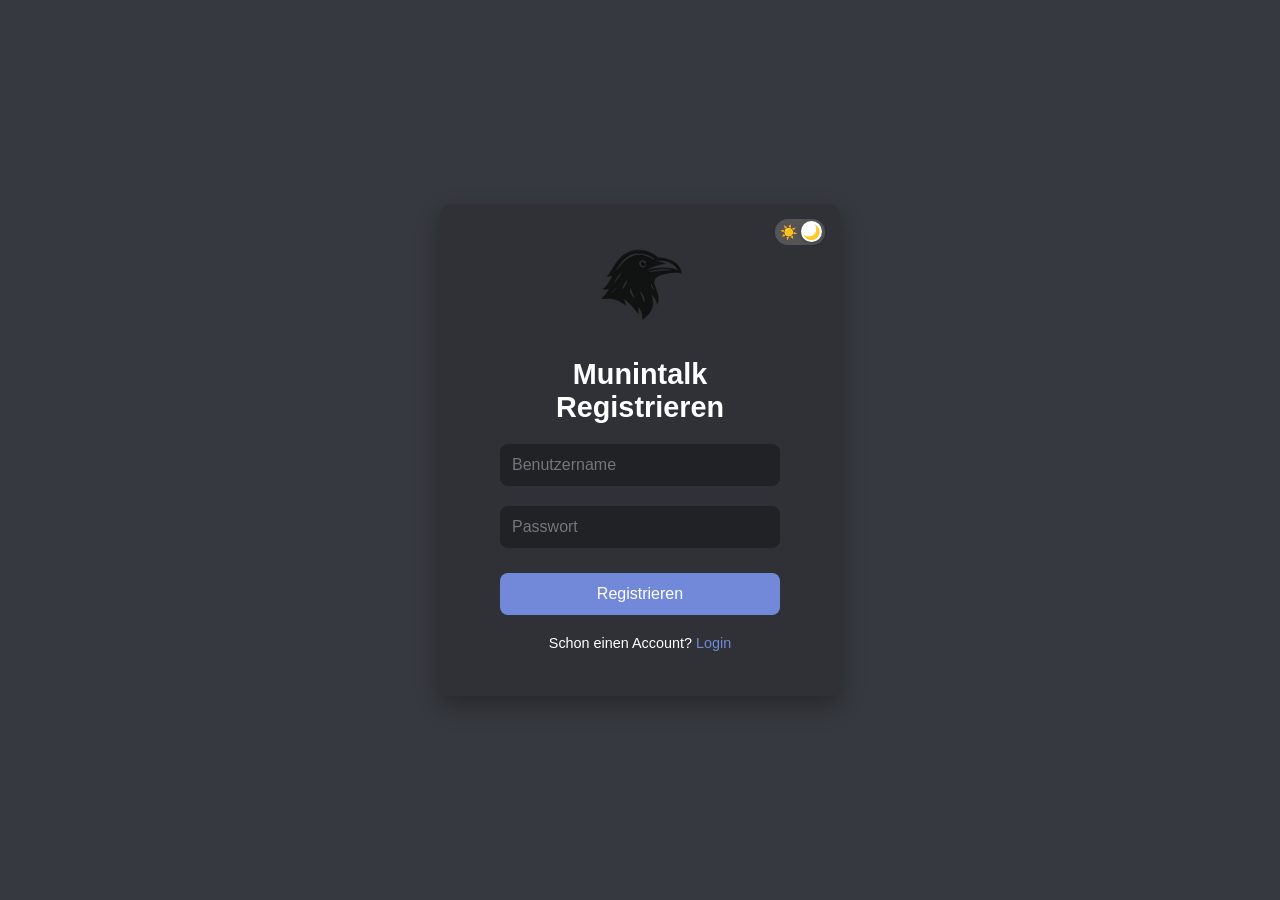
<file: index.html>
<!DOCTYPE html>
<html lang="de">
<head>
    <meta charset="UTF-8">
    <meta name="viewport" content="width=device-width, initial-scale=1.0">
    <title>Registrieren</title>
    <link rel="stylesheet" href="style.css">
</head>
<body class="dark">
    <div class="container animated fadeIn">
        <!-- Dark/Light Mode Switcher -->
        <div id="themeSwitcher" class="theme-switcher">
            <span class="icon sun">☀️</span>
            <span class="icon moon">🌙</span>
            <div class="toggle-circle"></div>
        </div>

        <img src="munintalk.png">

        <form id="registerForm">
            <h2>Munintalk Registrieren</h2>
            <input type="text" id="registerUsername" placeholder="Benutzername" required>
            <input type="password" id="registerPassword" placeholder="Passwort" required>
            <button type="submit">Registrieren</button>
            <p>Schon einen Account? <span id="toLogin">Login</span></p>
        </form>
    </div>

    <script src="script.js"></script>
</body>
</html>
</file>
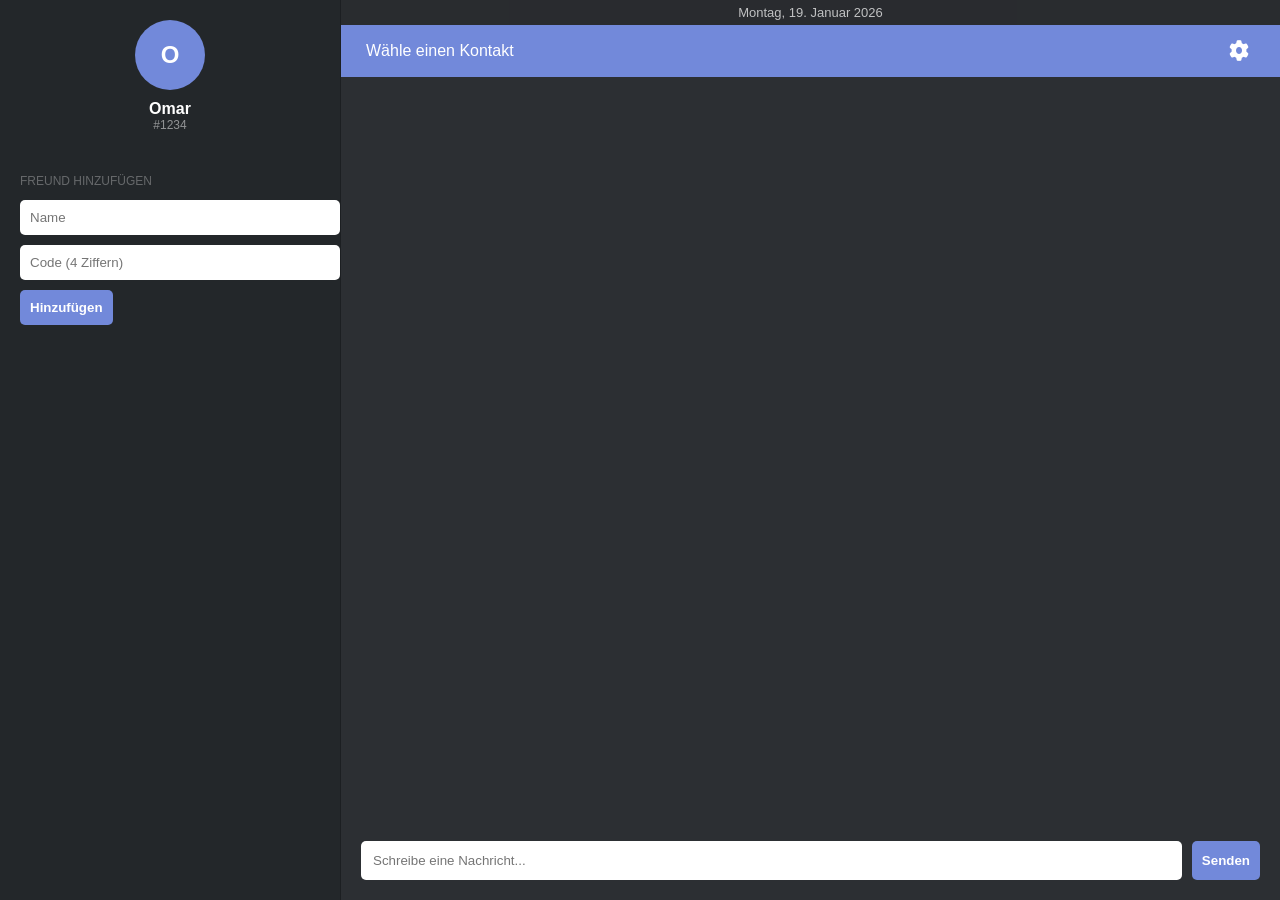
<file: chat.html>
﻿<!DOCTYPE html>
<html lang="de">
<head>
    <meta charset="UTF-8">
    <meta name="viewport" content="width=device-width, initial-scale=1.0">
    <title>Munintalk Pro</title>
    <link href="https://cdnjs.cloudflare.com/ajax/libs/font-awesome/6.0.0/css/all.min.css" rel="stylesheet">

    <style>
        :root {
            --bg-sidebar: #23272a;
            --bg-main: #2c2f33;
            --header-blue: #7289da;
            --text-white: #ffffff;
            --settings-bg: #202225;
            --input-dark: #18191c;
            --msg-sent: #4f545c;
        }

        body {
            margin: 0;
            padding: 0;
            font-family: 'Segoe UI', sans-serif;
            display: flex;
            height: 100vh;
            width: 100vw;
            background-color: var(--bg-main);
            color: white;
            overflow: hidden;
        }

        /* SIDEBAR */
        .sidebar {
            width: 300px;
            background-color: var(--bg-sidebar);
            display: flex;
            flex-direction: column;
            padding: 20px;
            border-right: 1px solid rgba(0,0,0,0.2);
        }

        .profile-area {
            display: flex;
            flex-direction: column;
            align-items: center;
            margin-bottom: 30px;
        }

        .avatar-circle {
            width: 70px;
            height: 70px;
            background-color: var(--header-blue);
            border-radius: 50%;
            display: flex;
            justify-content: center;
            align-items: center;
            font-size: 24px;
            font-weight: bold;
            margin-bottom: 10px;
        }

        .sidebar-input {
            width: 100%;
            padding: 10px;
            border-radius: 5px;
            border: none;
            margin-bottom: 10px;
            background: white;
            color: black;
        }

        .btn-add {
            background-color: var(--header-blue);
            color: white;
            border: none;
            padding: 10px;
            border-radius: 5px;
            cursor: pointer;
            font-weight: bold;
        }

        /* MAIN CONTENT */
        .main-content {
            flex: 1;
            display: flex;
            flex-direction: column;
        }

        .top-date {
            text-align: center;
            font-size: 13px;
            padding: 5px;
            background: rgba(0,0,0,0.1);
            opacity: 0.7;
        }

        .contact-header {
            background-color: var(--header-blue);
            padding: 15px 25px;
            display: flex;
            justify-content: space-between;
            align-items: center;
        }

        /* CHAT BEREICH */
        #chat-window {
            flex: 1;
            padding: 20px;
            overflow-y: auto;
            display: flex;
            flex-direction: column;
            gap: 10px;
        }

        .message {
            max-width: 70%;
            padding: 10px 15px;
            border-radius: 10px;
            font-size: 14px;
            line-height: 1.4;
            word-wrap: break-word;
        }

        .sent {
            align-self: flex-end;
            background-color: var(--msg-sent);
            border-bottom-right-radius: 2px;
        }

        /* INPUT UNTEN */
        .bottom-bar {
            padding: 20px;
            display: flex;
            gap: 10px;
            background: var(--bg-main);
        }

        .msg-input {
            flex: 1;
            padding: 12px;
            border-radius: 5px;
            border: none;
            outline: none;
        }

        /* SETTINGS MODAL */
        .modal-overlay {
            position: fixed;
            top: 0;
            left: 0;
            width: 100%;
            height: 100%;
            background: rgba(0,0,0,0.8);
            display: none;
            justify-content: center;
            align-items: center;
            z-index: 100;
        }

        .settings-card {
            width: 400px;
            background: var(--settings-bg);
            padding: 30px;
            border-radius: 15px;
            display: flex;
            flex-direction: column;
            align-items: center;
            position: relative;
        }

        .custom-logo {
            width: 100px;
            height: auto;
            margin-bottom: 20px;
        }

        .setting-group {
            width: 100%;
            margin-bottom: 15px;
            display: flex;
            flex-direction: column;
            gap: 5px;
        }

        .setting-input {
            width: 100%;
            background: var(--input-dark);
            border: 1px solid rgba(255,255,255,0.1);
            padding: 12px;
            border-radius: 5px;
            color: white;
            outline: none;
        }

        .save-btn {
            width: 100%;
            background: var(--header-blue);
            color: white;
            border: none;
            padding: 12px;
            border-radius: 5px;
            cursor: pointer;
        }
    </style>
</head>
<body>

    <div class="sidebar">
        <div class="profile-area">
            <div class="avatar-circle" id="display-avatar">O</div>
            <div id="display-username" style="font-weight: bold;">Omar</div>
            <div style="font-size: 12px; opacity: 0.5;">#1234</div>
        </div>
        <div class="sidebar-user-list">
            <p style="font-size: 12px; opacity: 0.3;">FREUND HINZUFÜGEN</p>
            <input type="text" id="add-name" class="sidebar-input" placeholder="Name">
            <input type="text" id="add-code" class="sidebar-input" placeholder="Code (4 Ziffern)">
            <button class="btn-add" onclick="addNewFriend()">Hinzufügen</button>
            <p id="add-status" style="font-size: 12px; margin-top: 10px; display: none;"></p>
        </div>
    </div>

    <div class="main-content">
        <div class="top-date">Montag, 19. Januar 2026</div>
        <div class="contact-header">
            <span>Wähle einen Kontakt</span>
            <button class="icon-btn" style="background:none; border:none; color:white; cursor:pointer;" onclick="toggleModal(true)">
                <i class="fas fa-cog" style="font-size: 20px;"></i>
            </button>
        </div>

        <div id="chat-window">
        </div>

        <div class="bottom-bar">
            <input type="text" id="message-input" class="msg-input" placeholder="Schreibe eine Nachricht..." onkeypress="handleKeyPress(event)">
            <button class="btn-add" onclick="sendMessage()">Senden</button>
        </div>
    </div>

    <div class="modal-overlay" id="modal">
        <div class="settings-card">
            <img src="munintalk.png" alt="Logo" class="custom-logo" onerror="this.style.display='none'">

            <h2 style="margin: 0 0 20px 0;">Einstellungen</h2>

            <div class="setting-group">
                <label style="font-size: 12px; opacity: 0.6;">BENUTZERNAME</label>
                <input type="text" id="edit-username" class="setting-input" value="Omar">
            </div>

            <div class="setting-group">
                <label style="font-size: 12px; opacity: 0.6;">PASSWORT</label>
                <div style="position: relative; display: flex; align-items: center;">
                    <input type="password" id="edit-password" class="setting-input" value="passwort123">
                    <i class="fas fa-eye" style="position: absolute; right: 10px; cursor: pointer; color: #b9bbbe;" onclick="togglePass()"></i>
                </div>
            </div>

            <button class="save-btn" onclick="saveSettings()">Speichern</button>
            <button style="background:none; border:none; color:white; margin-top:10px; cursor:pointer;" onclick="toggleModal(false)">Abbrechen</button>
        </div>
    </div>

    <script>
        // Nachrichten senden
        function sendMessage() {
            const input = document.getElementById('message-input');
            const chatWindow = document.getElementById('chat-window');

            if (input.value.trim() !== "") {
                const msgDiv = document.createElement('div');
                msgDiv.classList.add('message', 'sent');
                msgDiv.innerText = input.value;
                chatWindow.appendChild(msgDiv);

                input.value = "";
                chatWindow.scrollTop = chatWindow.scrollHeight; // Auto-Scroll nach unten
            }
        }

        function handleKeyPress(e) {
            if (e.key === 'Enter') sendMessage();
        }

        // Freund hinzufügen Logik
        function addNewFriend() {
            const name = document.getElementById('add-name').value;
            const code = document.getElementById('add-code').value;
            const status = document.getElementById('add-status');

            status.style.display = "block";

            // Beispiel-Logik: Nur wenn Name "Admin" und Code "0000" ist, wird er gefunden
            if (name === "Admin" && code === "0000") {
                status.innerText = "✓ Benutzer gefunden!";
                status.style.color = "#43b581";
            } else {
                status.innerText = "✗ Benutzer nicht gefunden.";
                status.style.color = "#f04747";
            }

            // Status nach 3 Sekunden ausblenden
            setTimeout(() => { status.style.display = "none"; }, 3000);
        }

        // Modal & Einstellungen
        function toggleModal(show) { document.getElementById('modal').style.display = show ? 'flex' : 'none'; }

        function togglePass() {
            const p = document.getElementById('edit-password');
            p.type = p.type === "password" ? "text" : "password";
        }

        function saveSettings() {
            const name = document.getElementById('edit-username').value;
            document.getElementById('display-username').innerText = name;
            document.getElementById('display-avatar').innerText = name.charAt(0).toUpperCase();
            toggleModal(false);
        }
    </script>
</body>
</html>
</file>
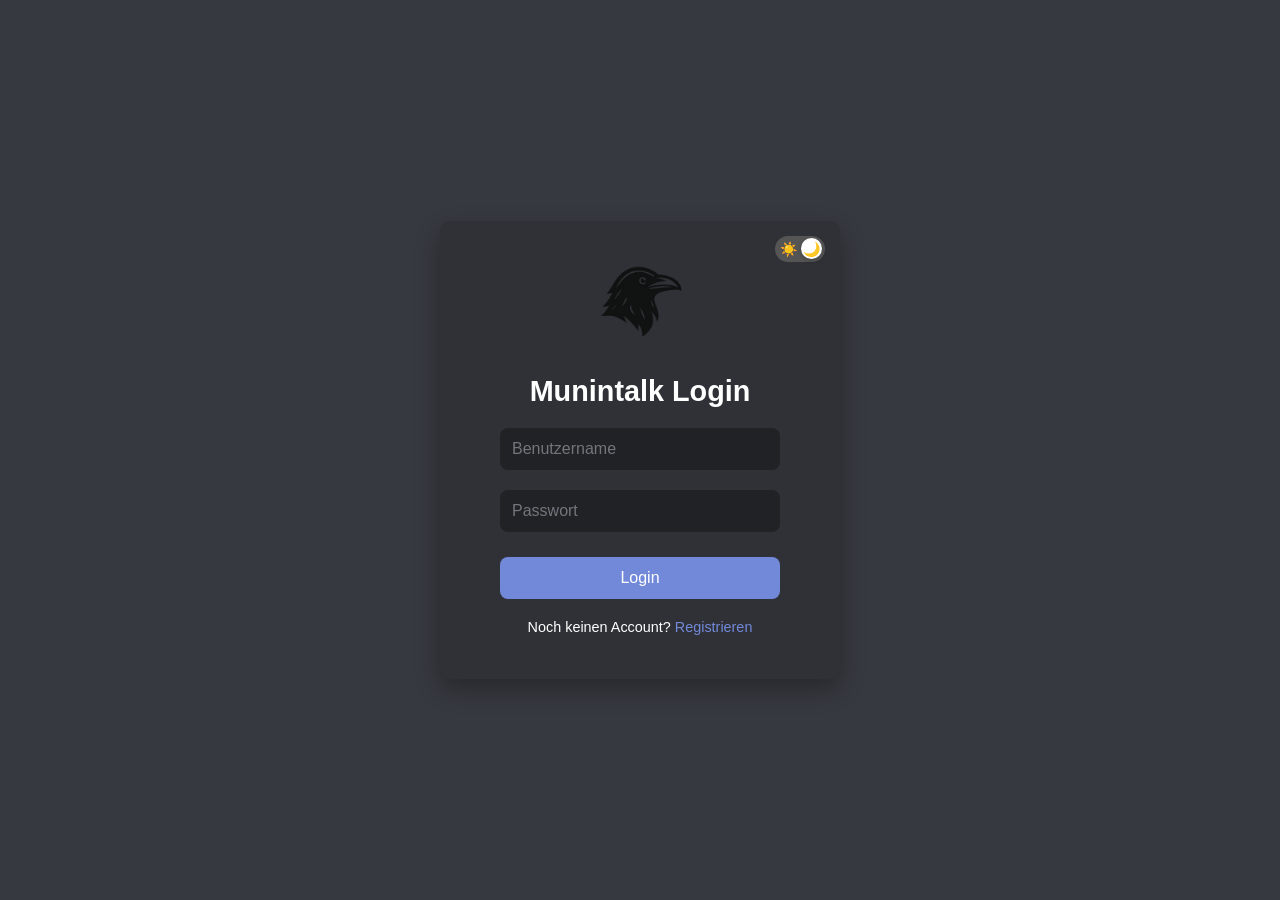
<file: login.html>
<!DOCTYPE html>
<html lang="de">
<head>
    <meta charset="UTF-8">
    <meta name="viewport" content="width=device-width, initial-scale=1.0">
    <title>Login</title>
    <link rel="stylesheet" href="style.css">
</head>
<body class="dark">
    <div class="container animated fadeIn">
        <!-- Dark/Light Mode Switcher -->
        <div id="themeSwitcher" class="theme-switcher">
            <span class="icon sun">☀️</span>
            <span class="icon moon">🌙</span>
            <div class="toggle-circle"></div>
        </div>

        <img src="munintalk.png">

        <form id="loginForm">
            <h2>Munintalk Login</h2>
            <input type="text" id="loginUsername" placeholder="Benutzername" required>
            <input type="password" id="loginPassword" placeholder="Passwort" required>
            <button type="submit">Login</button>
            <p>Noch keinen Account? <span id="toRegister">Registrieren</span></p>
        </form>
    </div>
    <script src="script.js"></script>
</body>
</html>
</file>
<file: style.css>
/* Grundgerüst */
body {
    font-family: 'Segoe UI', Tahoma, Geneva, Verdana, sans-serif;
    display: flex;
    justify-content: center;
    align-items: center;
    height: 100vh;
    margin: 0;
    transition: background 0.5s, color 0.5s;
}

img {
  width: 100px;
  border-radius: 10px;
}


.container {
    padding: 30px 50px;
    border-radius: 10px;
    width: 300px;
    text-align: center;
    display: flex;
    flex-direction: column;
    align-items: center;
    box-shadow: 0 10px 25px rgba(0,0,0,0.3);
    transition: background 0.5s, color 0.5s;
    position: relative;
}

h2 {
    margin-bottom: 10px;
    font-size: 1.8em;
}

input {
    width: 100%;
    max-width: 280px;
    padding: 12px;
    margin: 10px 0;
    border-radius: 8px;
    border: none;
    font-size: 1em;
    box-sizing: border-box;
    transition: background 0.3s, color 0.3s, box-shadow 0.3s;
}

input::placeholder {
    color: #72767d;
}

input:focus {
    outline: none;
    box-shadow: 0 0 0 2px #7289da;
}

button {
    width: 100%;
    max-width: 280px;
    padding: 12px;
    margin-top: 15px;
    border: none;
    border-radius: 8px;
    cursor: pointer;
    font-size: 1em;
    transition: background 0.3s, color 0.3s;
}

/* Paragraph & Link */
p {
    margin-top: 20px;
    font-size: 0.9em;
}

span {
    color: #7289da;
    cursor: pointer;
}

/* --- Theme Switcher --- */
.theme-switcher {
    position: absolute;
    top: 15px;
    right: 15px;
    width: 50px;
    height: 26px;
    background: #ccc;
    border-radius: 50px;
    cursor: pointer;
    display: flex;
    align-items: center;
    justify-content: space-between;
    padding: 0 5px;
    box-sizing: border-box;
    transition: background 0.3s;
}

.theme-switcher .toggle-circle {
    width: 21px;
    height: 21px;
    background: white;
    border-radius: 50%;
    position: absolute;
    top: 2px;
    bottom: 2px;
    left: 2px;
    right: 2px;
    transition: transform 0.3s, background 0.3s;
    box-shadow: 0 2px 5px rgba(0,0,0,0.2);
}

.theme-switcher .icon {
    font-size: 14px;
    z-index: 1;
}

/* --- Dark Theme --- */
body.dark {
    background: #36393f;
    color: #ffffff;
}

body.dark .container {
    background: #2f3136;
    color: #ffffff;
}

body.dark input {
    background: #202225;
    color: #dcddde;
}

body.dark input::placeholder {
    color: #72767d;
}

body.dark button:not(.theme-switcher) {
    background: #7289da;
    color: #ffffff;
}

body.dark button:not(.theme-switcher):hover {
    background: #5b6eae;
}

body.dark .theme-switcher {
    background: #555;
}

body.dark .theme-switcher .toggle-circle {
    transform: translateX(24px);
}

/* --- Light Theme --- */
body.light {
    background: #f0f0f0;
    color: #333333;
}

body.light .container {
    background: #ffffff;
    color: #333333;
}

body.light input {
    background: #e0e0e0;
    color: #333333;
}

body.light input::placeholder {
    color: #888888;
}

body.light button:not(.theme-switcher) {
    background: #667eea;
    color: #ffffff;
}

body.light button:not(.theme-switcher):hover {
    background: #5a67d8;
}

body.light .theme-switcher {
    background: #ccc;
}

body.light .theme-switcher .toggle-circle {
    transform: translateX(0);
}

/* --- Animationen --- */
.animated {
    animation-duration: 0.6s;
    animation-fill-mode: both;
}

@keyframes fadeIn {
    0% {opacity: 0; transform: translateY(-20px);}
    100% {opacity: 1; transform: translateY(0);}
}

.fadeIn {
    animation-name: fadeIn;
}
</file>
